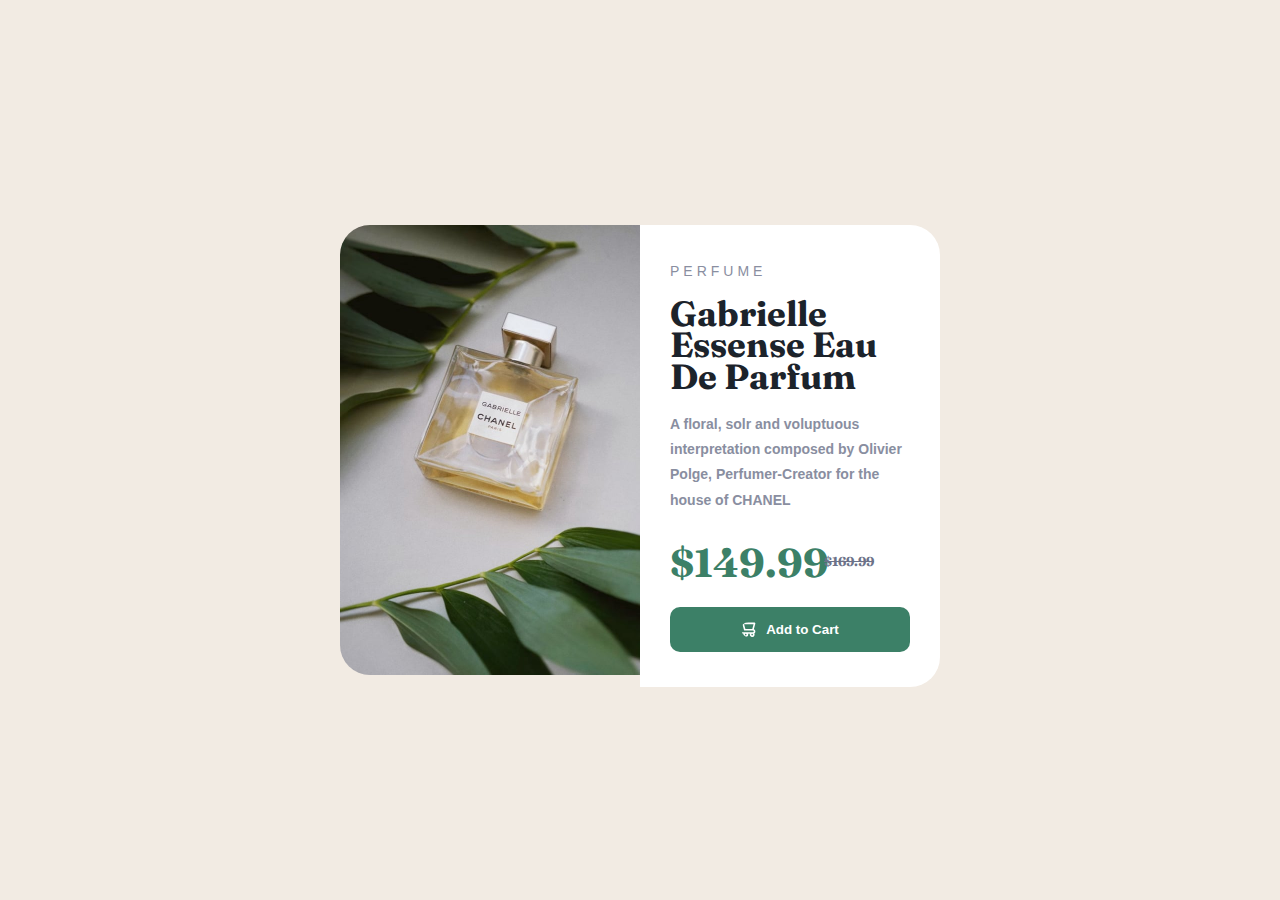
<file: index.html>
<!DOCTYPE html>
<html lang="en">
<head>
    <meta charset="UTF-8">
    <meta http-equiv="X-UA-Compatible" content="IE=edge">
    <meta name="viewport" content="width=device-width, initial-scale=1.0">
    <title>Product Card</title>
    <link rel="stylesheet" href="style.css">
</head>
<body>
    <main class="container">
        <div class="card">
            <div class="left">
                <img src="images/image-product-desktop.jpg" class="desktop-logo">
                <img src="images/image-product-mobile.jpg" class="small-image">
            </div>
            <div class="right">
                <div class="right-title">
                    <h2 class="h2">PERFUME</h2>
                    <h2> Gabrielle Essense Eau De Parfum</h2>
                    <p class="display">A floral, solr and voluptuous interpretation composed by Olivier Polge, Perfumer-Creator for the house of CHANEL</p>
                    <div class="right-amount">
                        <h1>$149.99 <span><strike>$169.99</strike></span></h1>
                    </div>
                    <button class="cart-button"> <img src="images/icon-cart.svg" class="svg"><p>Add to Cart</p></button>
                </div>
            </div>
        </div>
    </main>
</body>
</html>
</file>
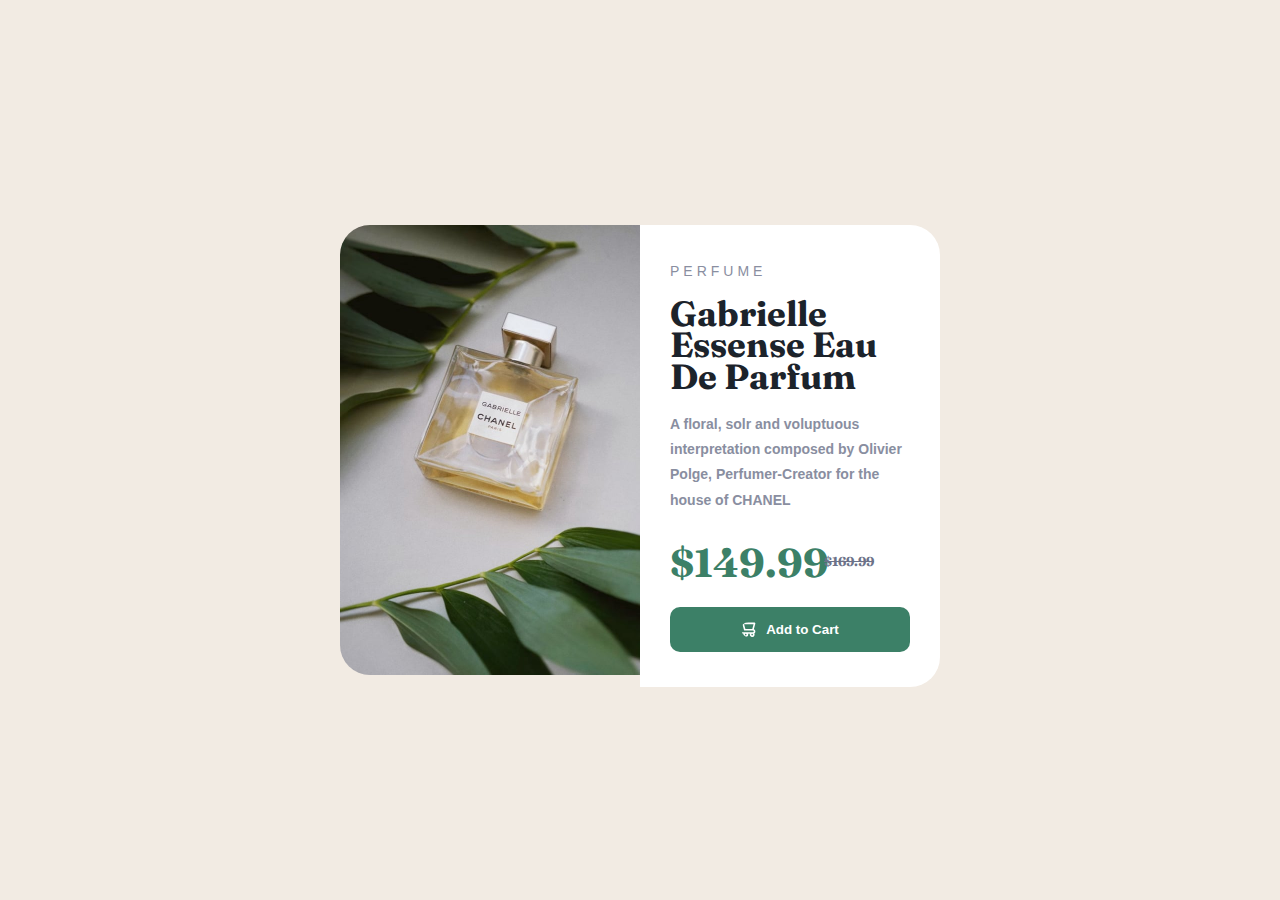
<file: main.html>
<!DOCTYPE html>
<html lang="en">
<head>
    <meta charset="UTF-8">
    <meta http-equiv="X-UA-Compatible" content="IE=edge">
    <meta name="viewport" content="width=device-width, initial-scale=1.0">
    <title>Product Card</title>
    <link rel="stylesheet" href="style.css">
</head>
<body>
    <main class="container">
        <div class="card">
            <div class="left">
                <img src="images/image-product-desktop.jpg" class="desktop-logo">
                <img src="images/image-product-mobile.jpg" class="small-image">
            </div>
            <div class="right">
                <div class="right-title">
                    <h2 class="h2">PERFUME</h2>
                    <h2> Gabrielle Essense Eau De Parfum</h2>
                    <p class="display">A floral, solr and voluptuous interpretation composed by Olivier Polge, Perfumer-Creator for the house of CHANEL</p>
                    <div class="right-amount">
                        <h1>$149.99 <span><strike>$169.99</strike></span></h1>
                    </div>
                    <button class="cart-button"> <img src="images/icon-cart.svg" class="svg"><p>Add to Cart</p></button>
                </div>
            </div>
        </div>
    </main>
</body>
</html>
</file>
<file: style.css>
@import url('https://fonts.googleapis.com/css2?family=Fraunces:opsz,wght@9..144,700&display=swap');
@import url('https://fonts.googleapis.com/css2?family=Montserrat:wght@500;700&display=swap');

* {

    padding: 0;
    margin: 0;
    box-sizing: border-box;
}

body {
    font-family: 'Fraunces', serif;
    font-family: 'Montserrat', sans-serif;
}

@media screen and (max-width: 1440px) {
    .container {
        background-color: hsl(30, 38%, 92%);
        display: flex;
        align-items: center;
        justify-content: center;
        height: 100vh;
    }

    .card {
        display: grid;
        grid-template-columns: 1fr 1fr;
        width: 600px;
        height: 350px;
        margin-bottom: 100px;
    }

    img {
        width: 100%;
        display: block;
        border-radius: 30px 0px 0px 30px;
        object-fit: cover;
    }

    .small-image {
        display: none;
    }

    

    .right {
        background-color: hsl(0, 0%, 100%);
        padding: 20px 30px 20px 30px;
        border-radius: 0px 30px 30px 0px;
    }

    .h2 {
        font-size: 14px;
        font-family: 'Monserrat', sans-serif;
        font-weight: 500;
        color: hsl(228, 12%, 48%);
        opacity: 0.8;
        letter-spacing: 4px;
    }

    .display {
        font-size: 14px;
        font-family: 'Monserrat', sans-serif;
        font-weight: 700;
        color: hsl(228, 12%, 48%);
        opacity: 0.8;
        line-height: 1.8;
        margin-bottom: 25px;
    }

    h2 {
        margin-top: 20px;
        font-family: 'Fraunces', serif;
        font-weight: 700;
        font-size: 35px;
        margin-bottom: 20px;
        color: hsl(212, 21%, 14%);
        line-height: 0.9;
    }

    h1 {
        font-size: 40px;
        font-weight: 700;
        font-family: 'Fraunces', serif;
        color: hsl(158, 36%, 37%);
        position: relative;
    }

    span {
        font-size: 13px;
        margin-left: 10px;
        color: hsl(228, 12%, 48%);
        position: absolute;
        top: 30%;
        left: 60%;        
    }

    .cart-button {
        margin-top: 20px;
        padding: 15px 20px;
        width: 100%;
        display: inline-flex;
        align-items: center;
        justify-content: center;
        background-color: hsl(158, 36%, 37%);
        opacity: 1;
        outline: none;
        border: none;
        border-radius: 10px;
        color: #fff;
        margin-bottom: 15px;
        cursor: pointer;
        transition: 0.3s;
    }

    .cart-button:hover {
        background-color: hsl(158, 36%, 37%);
        filter: brightness(0.80);
        color: #fff;
    }

    .cart-button img {
        width: 15px;
        height: 15px;
        margin-right: 10px;
    }

    .cart-button p {
        color: #fff;
        font-weight: 700;
    }
}

@media screen and (max-width: 375px){

    .container {
        background-color: hsl(30, 38%, 92%);
        display: flex;
        align-items: center;
        justify-content: center;
        height: 100%;
    }

    .card {
        grid-template-columns: 1fr;
        width: 600px;
        padding: 15px;
        
    }

     .right {
        background-color: hsl(0, 0%, 100%);
        padding: 20px;
        border-radius: 0px 00px 30px 30px;
    }

    img {
        display: none;
    }

    .svg {
        display: block;
    }

    .small-image {
        width: 100%;
        display: block;
        border-radius: 30px 30px 0px 0px;
        padding-top: 10px;
        object-fit: cover;
    }

        span {
        font-size: 13px;
        margin-left: 10px;
        color: hsl(228, 12%, 48%);
        position: absolute;
        top: 30%;
        left: 50%;        
    }


}
</file>
